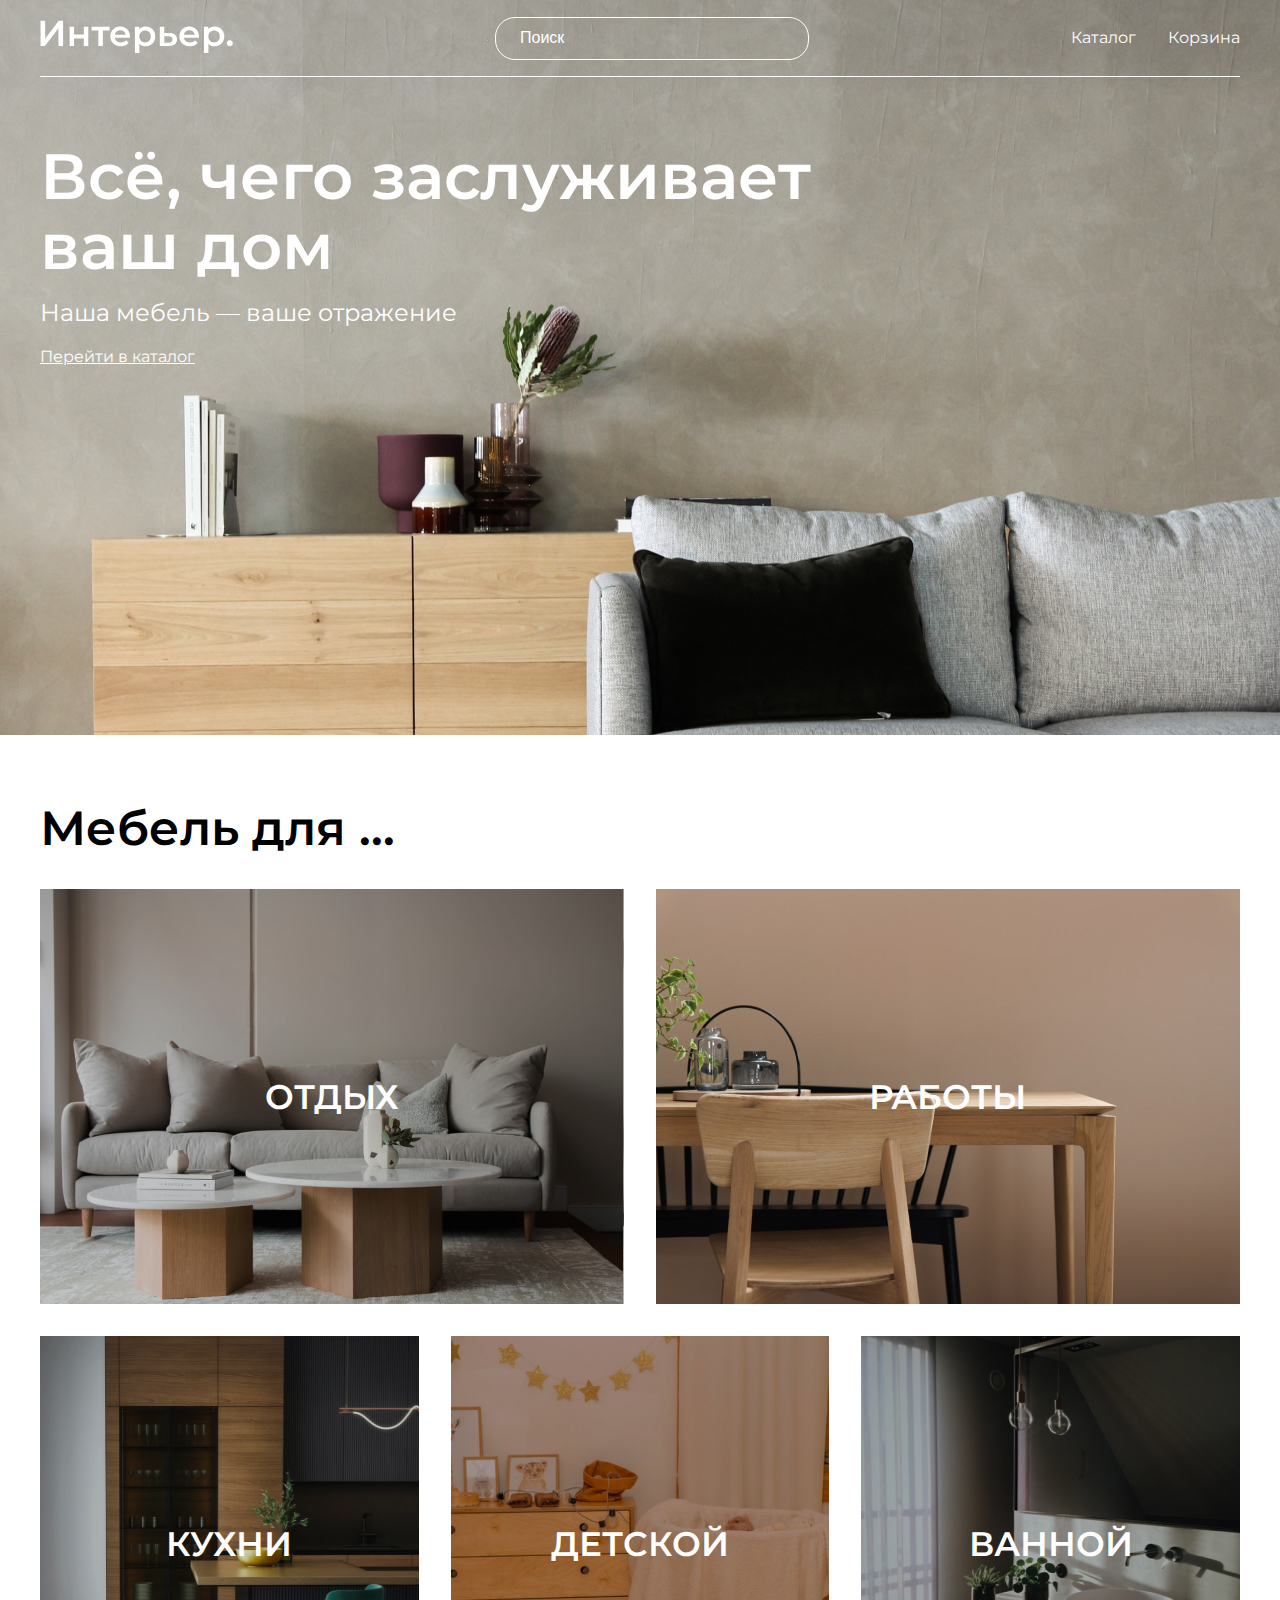
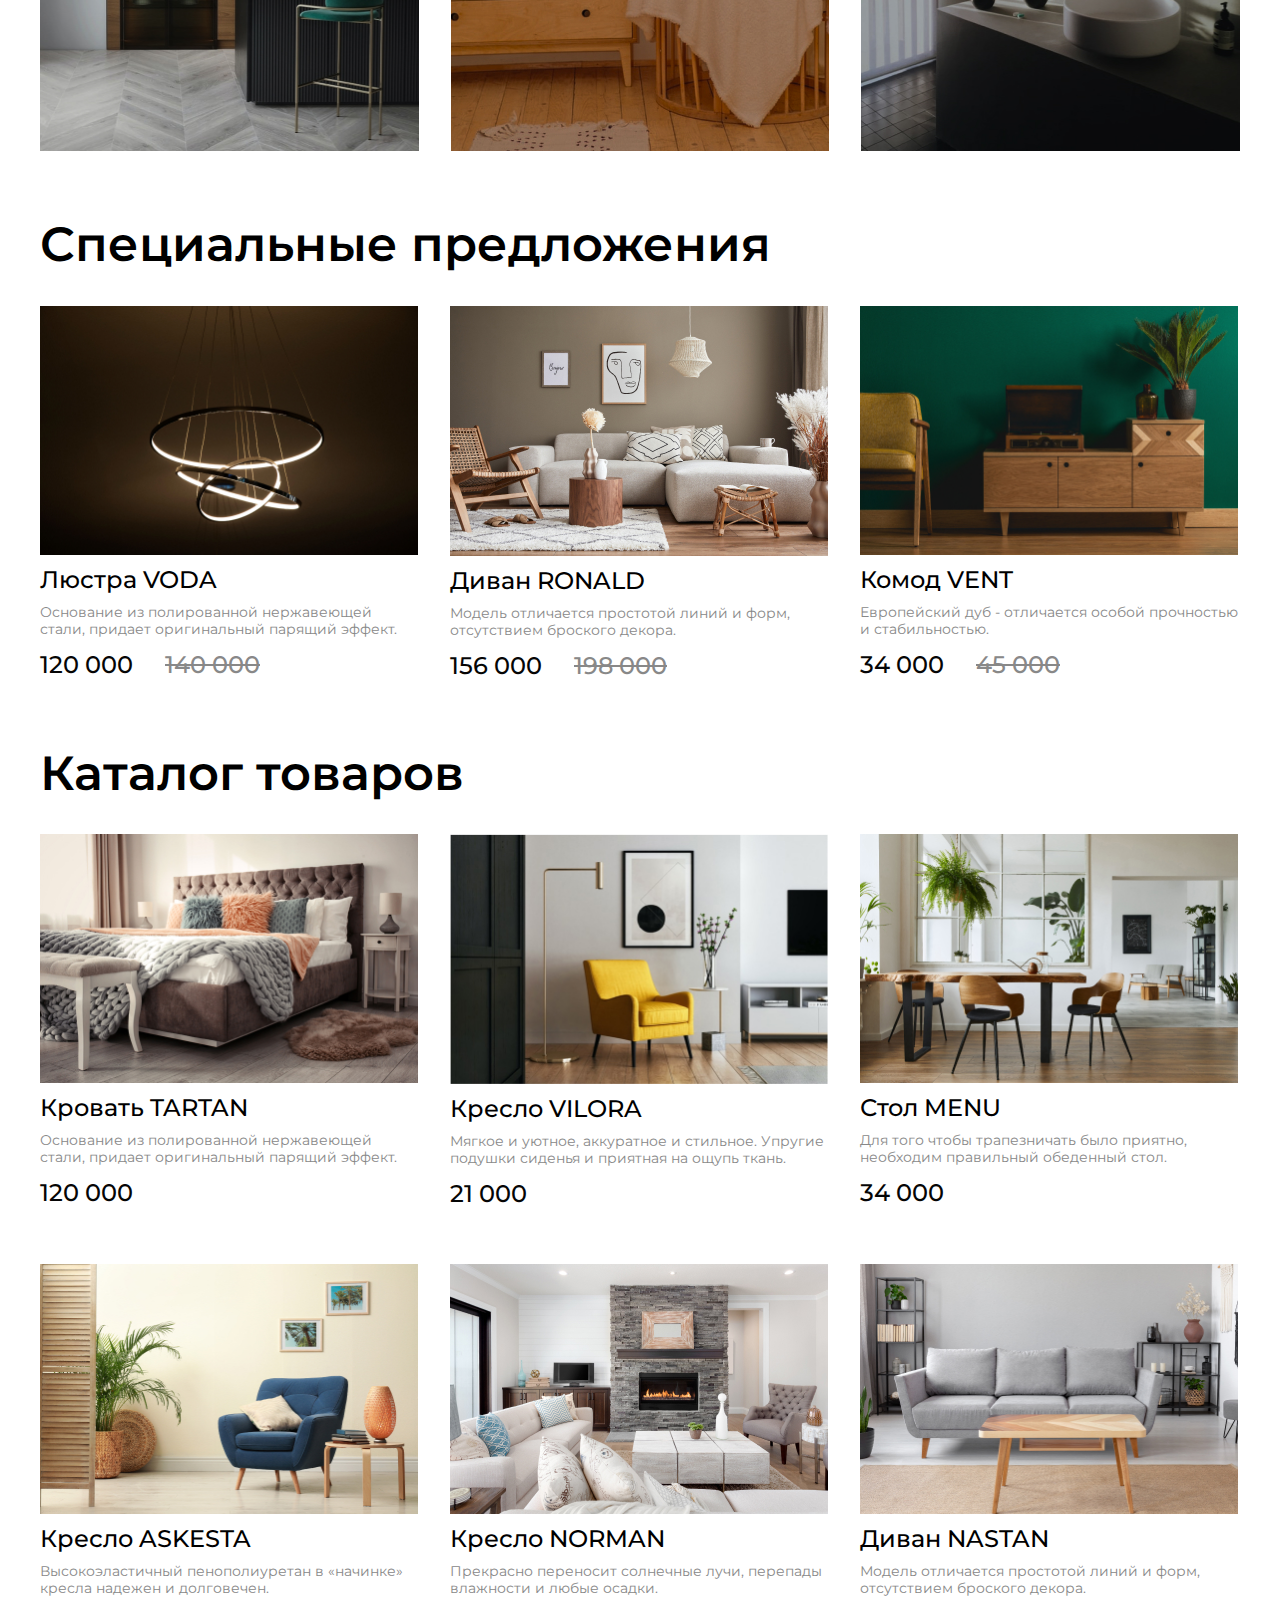
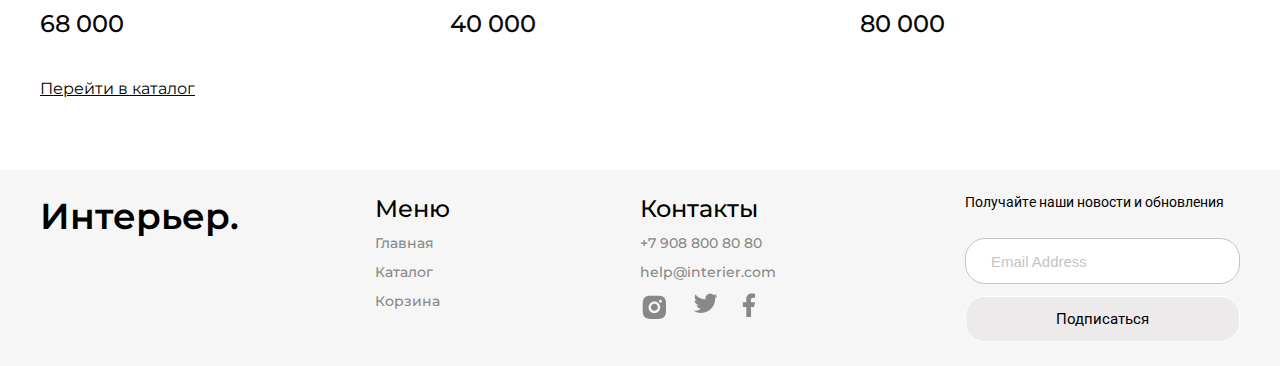
<file: index.html>
<!DOCTYPE html>
<html lang="en">

<head>
    <meta charset="UTF-8">
    <meta name="viewport" content="width=device-width, initial-scale=1.0">
    <link rel="stylesheet" href="style.css">
    <title>Document</title>
    <link rel="preconnect" href="https://fonts.googleapis.com">
    <link rel="preconnect" href="https://fonts.gstatic.com" crossorigin>
    <link rel="preconnect" href="https://fonts.googleapis.com">
    <link rel="preconnect" href="https://fonts.gstatic.com" crossorigin>
    <link rel="preconnect" href="https://fonts.googleapis.com">
    <link rel="preconnect" href="https://fonts.gstatic.com" crossorigin>
    <link
        href="https://fonts.googleapis.com/css2?family=Montserrat:wght@300;400;500;600;700&family=Roboto:wght@300&display=swap"
        rel="stylesheet">
</head>

<body>
    <div class="top center">
        <header class="header">
            <a class="logo" href="index.html"><img class="logo_img" src="img/logo.svg" alt="logo"></a>
            <input class="header_input" type="text" placeholder="Поиск">
            <nav class="top_nav_link">
                <a class="nav_link" href="catalog.html">Каталог</a>
                <a class="nav_link" href="#">Корзина</a>
            </nav>
            <div class="top_nav_mobil">
                <a href="#"><svg width="20" height="19" viewBox="0 0 20 19" fill="none"
                        xmlns="http://www.w3.org/2000/svg">
                        <g clip-path="url(#clip0_1_253)">
                            <path
                                d="M17.5069 16.0087L17.5069 16.0087C17.5897 16.0915 17.6881 16.1572 17.7963 16.2021C17.9046 16.2469 18.0206 16.27 18.1377 16.27C18.2549 16.27 18.3709 16.2469 18.4791 16.2021C18.5873 16.1572 18.6857 16.0915 18.7685 16.0087C18.8514 15.9258 18.9171 15.8275 18.9619 15.7192C19.0068 15.611 19.0298 15.495 19.0298 15.3779C19.0298 15.2607 19.0068 15.1447 18.9619 15.0365C18.9171 14.9282 18.8514 14.8299 18.7685 14.747L18.7685 14.747L15.4368 11.4161C16.4021 10.1351 16.8547 8.53858 16.7038 6.93955C16.5501 5.31066 15.7816 3.80151 14.5547 2.71913C13.3277 1.63674 11.7345 1.06244 10.0992 1.11304C8.46381 1.16365 6.90917 1.83536 5.7515 2.99153C4.59282 4.1485 3.91891 5.70376 3.86709 7.34035C3.81528 8.97695 4.38946 10.5717 5.47264 11.7997C6.55581 13.0276 8.06645 13.7963 9.69672 13.9492C11.2973 14.0992 12.8949 13.6446 14.1757 12.6767L17.5069 16.0087ZM13.5895 4.25378C14.0271 4.68428 14.3751 5.19715 14.6135 5.76281C14.8518 6.32848 14.9758 6.93574 14.9783 7.54956C14.9808 8.16339 14.8618 8.77164 14.628 9.33923C14.3943 9.90681 14.0505 10.4225 13.6164 10.8565C13.1824 11.2906 12.6667 11.6344 12.0991 11.8682C11.5315 12.1019 10.9233 12.221 10.3094 12.2185C9.6956 12.216 9.08834 12.092 8.52268 11.8536C7.95702 11.6152 7.44415 11.2672 7.01365 10.8297C6.15334 9.95522 5.67341 8.77625 5.6784 7.54956C5.6834 6.32288 6.17291 5.14786 7.04032 4.28045C7.90772 3.41304 9.08274 2.92353 10.3094 2.91854C11.5361 2.91354 12.7151 3.39347 13.5895 4.25378Z"
                                fill="white" stroke="white" stroke-width="0.2" />
                        </g>
                        <defs>
                            <clipPath id="clip0_1_253">
                                <rect width="19" height="19" fill="white" transform="translate(0.800659)" />
                            </clipPath>
                        </defs>
                    </svg>
                </a>
                <a href="catalog.html"><svg width="20" height="21" viewBox="0 0 20 21" fill="none"
                        xmlns="http://www.w3.org/2000/svg">
                        <rect x="0.800659" y="0.899902" width="4.57143" height="4.57143" fill="white" />
                        <rect x="0.800659" y="8.21411" width="4.57143" height="4.57143" fill="white" />
                        <rect x="0.800659" y="15.5283" width="4.57143" height="4.57143" fill="white" />
                        <rect x="8.11414" y="8.21411" width="4.57143" height="4.57143" fill="white" />
                        <rect x="8.11414" y="15.5283" width="4.57143" height="4.57143" fill="white" />
                        <rect x="8.11414" y="0.899902" width="4.57143" height="4.57143" fill="white" />
                        <rect x="15.4286" y="8.21411" width="4.57143" height="4.57143" fill="white" />
                        <rect x="15.4286" y="15.5283" width="4.57143" height="4.57143" fill="white" />
                        <rect x="15.4286" y="0.899902" width="4.57143" height="4.57143" fill="white" />
                    </svg>
                </a>
                <a href="cart.html"><svg width="25" height="25" viewBox="0 0 25 25" fill="none"
                        xmlns="http://www.w3.org/2000/svg">
                        <path
                            d="M14.5834 20.8334C15.1359 20.8334 15.6658 20.6139 16.0565 20.2232C16.4473 19.8325 16.6667 19.3026 16.6667 18.7501C16.6667 18.1975 16.4473 17.6676 16.0565 17.2769C15.6658 16.8862 15.1359 16.6667 14.5834 16.6667C14.0309 16.6667 13.501 16.8862 13.1103 17.2769C12.7196 17.6676 12.5001 18.1975 12.5001 18.7501C12.5001 19.3026 12.7196 19.8325 13.1103 20.2232C13.501 20.6139 14.0309 20.8334 14.5834 20.8334ZM7.29174 20.8334C7.84428 20.8334 8.37418 20.6139 8.76488 20.2232C9.15558 19.8325 9.37508 19.3026 9.37508 18.7501C9.37508 18.1975 9.15558 17.6676 8.76488 17.2769C8.37418 16.8862 7.84428 16.6667 7.29174 16.6667C6.73921 16.6667 6.20931 16.8862 5.81861 17.2769C5.4279 17.6676 5.20841 18.1975 5.20841 18.7501C5.20841 19.3026 5.4279 19.8325 5.81861 20.2232C6.20931 20.6139 6.73921 20.8334 7.29174 20.8334ZM20.873 6.16987C21.133 6.16149 21.3796 6.05229 21.5606 5.86538C21.7416 5.67846 21.8428 5.42849 21.8428 5.16831C21.8428 4.90814 21.7416 4.65816 21.5606 4.47125C21.3796 4.28433 21.133 4.17514 20.873 4.16675H19.674C18.7345 4.16675 17.922 4.81883 17.7178 5.7355L16.4126 11.6126C16.2084 12.5292 15.3959 13.1813 14.4563 13.1813H6.63133L5.12924 7.17091H14.8636C15.1212 7.15916 15.3644 7.04856 15.5425 6.86211C15.7206 6.67567 15.82 6.42773 15.82 6.16987C15.82 5.91201 15.7206 5.66408 15.5425 5.47763C15.3644 5.29119 15.1212 5.18059 14.8636 5.16883H5.12924C4.82473 5.16874 4.5242 5.23808 4.25051 5.37157C3.97682 5.50507 3.73716 5.69921 3.54976 5.93923C3.36236 6.17925 3.23215 6.45884 3.16903 6.75674C3.10591 7.05464 3.11154 7.36302 3.1855 7.65841L4.68758 13.6667C4.79586 14.1003 5.046 14.4852 5.39821 14.7602C5.75042 15.0352 6.18447 15.1845 6.63133 15.1845H14.4563C15.368 15.1846 16.2524 14.8738 16.9636 14.3033C17.6748 13.7329 18.1701 12.9369 18.3678 12.047L19.674 6.16987H20.873Z"
                            fill="white" />
                    </svg>
                </a>
            </div>
        </header>
        <section class="top_content">
            <h1 class="top_title">Всё, чего заслуживает ваш дом</h1>
            <p class="top_moto">Наша мебель — ваше отражение</p>
            <a class="top_link_catalog" href="catalog.html">Перейти в каталог</a>
        </section>
    </div>
    <div class="center">
        <section>
            <div class="for_box">
                <h2 class="for_hearding">Мебель для ... </h2>
                <div class="for">
                    <div class="for_item for_item_1 for_item_big">
                        ОТДЫХ
                    </div>
                    <div class="for_item for_item_2 for_item_big">
                        РАБОТЫ
                    </div>
                    <div class="for_item for_item_3">
                        КУХНИ
                    </div>
                    <div class="for_item for_item_4">
                        ДЕТСКОЙ
                    </div>
                    <div class="for_item for_item_5">
                        ВАННОЙ
                    </div>
                </div>
            </div>
        </section>
        <section class="product_box_special">
            <h2 class="product_special_offer">Специальные предложения</h2>
            <div class="product_content">
                <div class="products">
                    <img src="img/product_voda.jpg" alt="product_voda">
                    <h3 class="products_name">Люстра VODA</h3>
                    <p class="products_text">Основание из полированной нержавеющей стали, придает оригинальный парящий
                        эффект.
                    </p>
                    <div class="price_box">
                        <p class="price">120 000</p>
                        <p class="price_old">140 000</p>
                    </div>
                </div>
                <div class="products">
                    <img src="img/product_ronald.jpg" alt="product_ronald">
                    <h3 class="products_name">Диван RONALD</h3>
                    <p class="products_text">Модель отличается простотой линий и форм, отсутствием броского декора.</p>
                    <div class="price_box">
                        <p class="price">156 000</p>
                        <p class="price_old">198 000</p>
                    </div>
                </div>
                <div class="products">
                    <img src="img/product_vent.jpg" alt="product_vent">
                    <h3 class="products_name">Комод VENT</h3>
                    <p class="products_text">Европейский дуб - отличается особой прочностью и стабильностью.</p>
                    <div class="price_box">
                        <p class="price">34 000</p>
                        <p class="price_old">45 000</p>
                    </div>
                </div>
            </div>
        </section>
        <section class="product_box_catalog">
            <h2 class="catalog_products">Каталог товаров</h2>
            <div class="product_content">
                <div class="products">
                    <img src="img/product_tatran.jpg" alt="tartan">
                    <h3 class="products_name">Кровать TARTAN</h3>
                    <p class="products_text">Основание из полированной нержавеющей стали, придает оригинальный парящий
                        эффект.
                    </p>
                    <p class="price">120 000</p>
                </div>
                <div class="products">
                    <img src="img/product1.jpg" alt="vilora">
                    <h3 class="products_name">Кресло VILORA</h3>
                    <p class="products_text">Мягкое и уютное, аккуратное и стильное. Упругие подушки сиденья и приятная
                        на
                        ощупь
                        ткань.</p>
                    <p class="price">21 000</p>
                </div>
                <div class="products">
                    <img src="img/product_menu.jpg" alt="menu">
                    <h3 class="products_name">Стол MENU</h3>
                    <p class="products_text">Для того чтобы трапезничать было приятно, необходим правильный обеденный
                        стол.
                    </p>
                    <p class="price">34 000</p>
                </div>
                <div class="products">
                    <img src="img/product_askesta.jpg" alt="askesta">
                    <h3 class="products_name">Кресло ASKESTA</h3>
                    <p class="products_text">Высокоэластичный пенополиуретан в «начинке» кресла надежен и долговечен.
                    </p>
                    <p class="price">68 000</p>
                </div>
                <div class="products">
                    <img src="img/product_norman.jpg" alt="norman">
                    <h3 class="products_name">Кресло NORMAN</h3>
                    <p class="products_text">Прекрасно переносит солнечные лучи, перепады влажности и любые осадки.</p>
                    <p class="price">40 000</p>
                </div>
                <div class="products">
                    <img src="img/product_nastan.jpg" alt="nastan">
                    <h3 class="products_name">Диван NASTAN</h3>
                    <p class="products_text">Модель отличается простотой линий и форм, отсутствием броского декора.</p>
                    <p class="price">80 000</p>
                </div>
            </div>
        </section>
        <section class="link_catalog">
            <a href="#">Перейти в каталог</a>
        </section>
    </div>
    <footer class="center footer">

        <div class="footer_box">

            <div class="footer_logo">
                <a href="index.html">Интерьер.</a>
            </div>
            <div class="footer_content">
                <div class="footer_info">
                    <div class="footer_nav">
                        <h4 class="footer-header">Меню</h4>
                        <a href="index.html" class="footer-link">Главная</a>
                        <a href="catalog.html" class="footer-link">Каталог</a>
                        <a href="#" class="footer-link">Корзина</a>
                    </div>
                    <div class="footer_item">
                        <h4 class="footer-header">Контакты</h4>
                        <a href="#" class="footer-link">+7 908 800 80 80</a>
                        <a href="#" class="footer-link">help@interier.com</a>
                        <div class="footer_social">
                            <a href="#"><img src="img/inst.svg" alt="inst"></a>
                            <a href="#"><img src="img/twitter.svg" alt="twitter"></a>
                            <a href="#"><img src="img/facebook.svg" alt="facebook"></a>
                        </div>
                    </div>
                </div>

                <form class="footer_form" action="#">
                    <p class="footer-invitation">Получайтe наши новости и обновления</p>
                    <input type="email" class="input-email" placeholder="Email Address">
                    <button class="button-subscribe">Подписаться</button>
                </form>

            </div>
        </div>


    </footer>
</body>

</html>
</file>
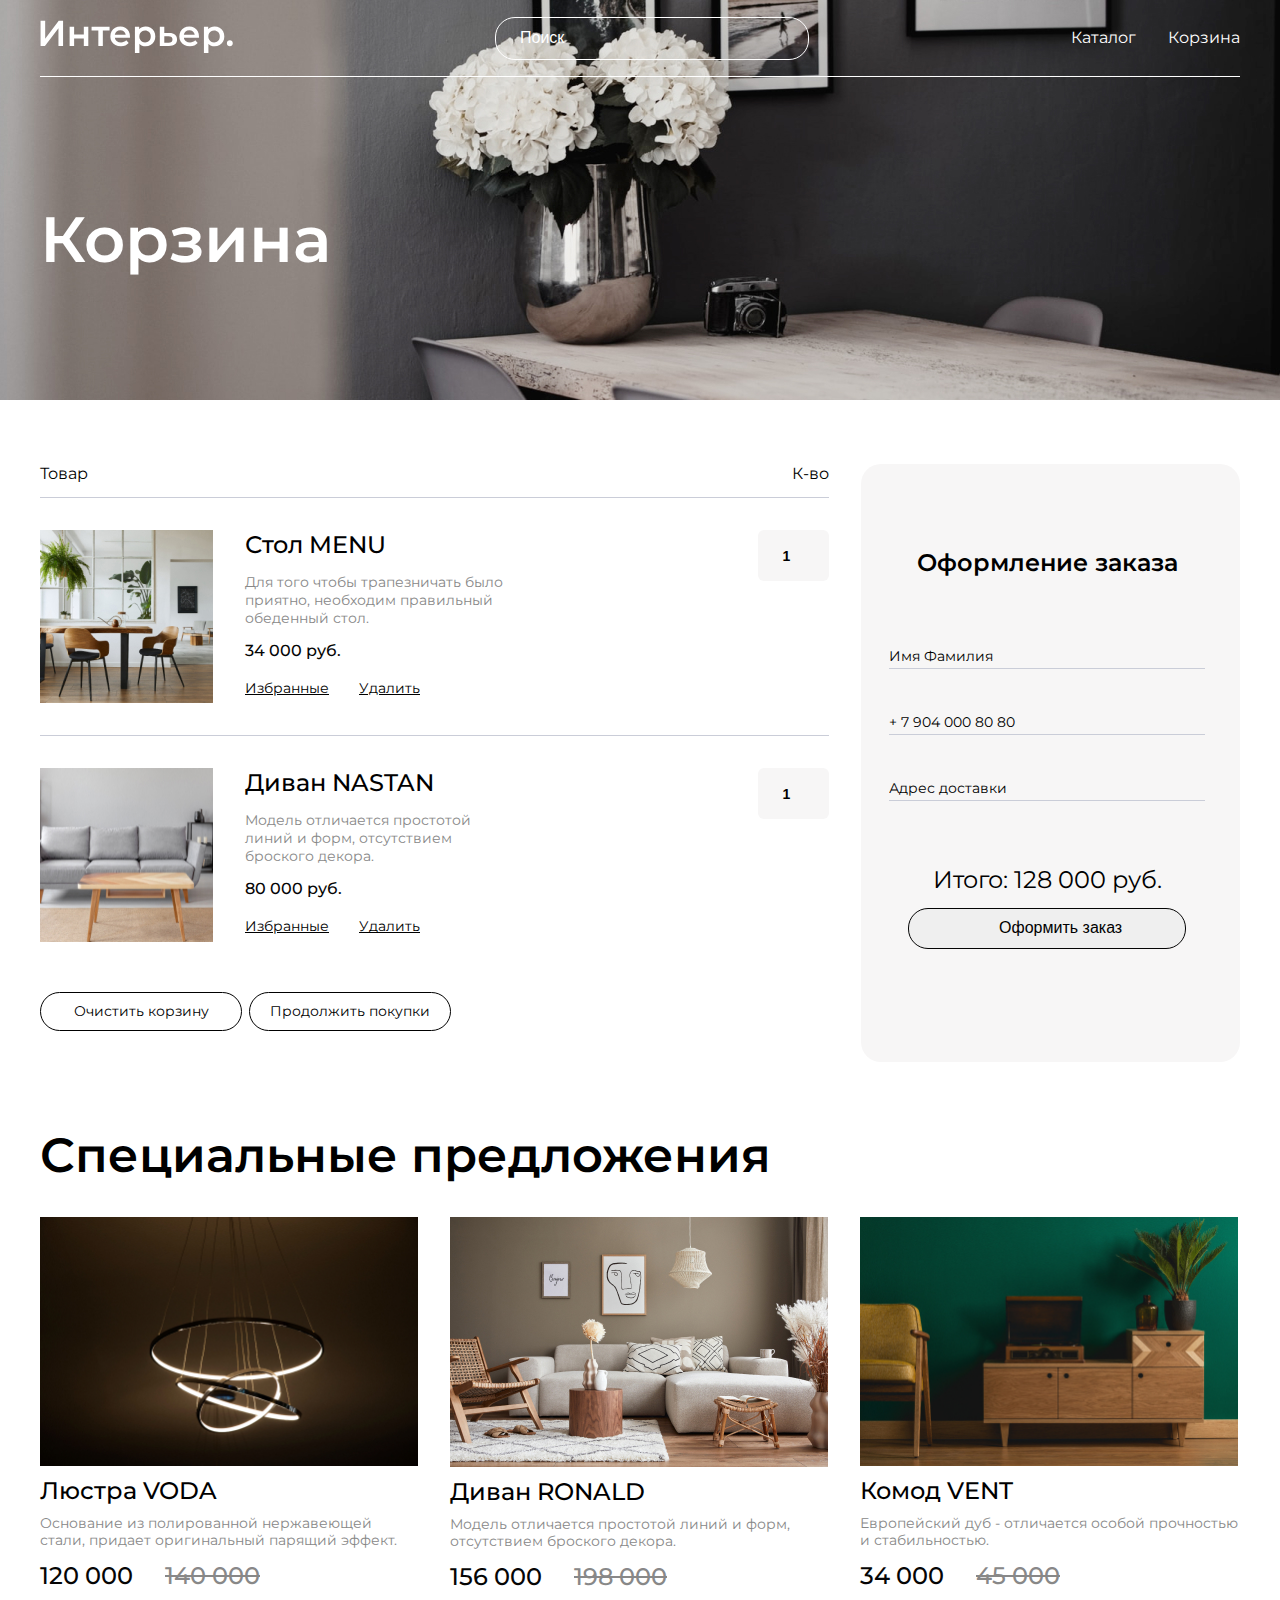
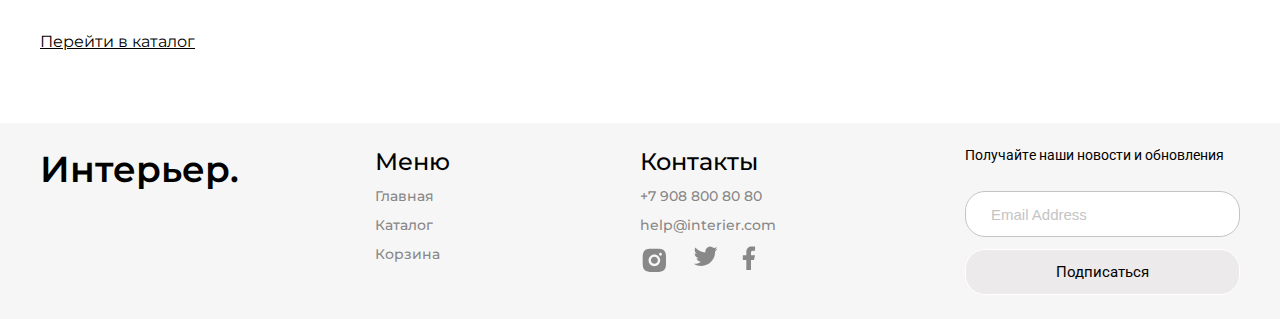
<file: cart.html>
<!DOCTYPE html>
<html lang="en">

<head>
    <meta charset="UTF-8">
    <meta name="viewport" content="width=device-width, initial-scale=1.0">
    <link rel="stylesheet" href="style.css">
    <title>Document</title>
    <link rel="preconnect" href="https://fonts.googleapis.com">
    <link rel="preconnect" href="https://fonts.gstatic.com" crossorigin>
    <link rel="preconnect" href="https://fonts.googleapis.com">
    <link rel="preconnect" href="https://fonts.gstatic.com" crossorigin>

    <link rel="preconnect" href="https://fonts.googleapis.com">
    <link rel="preconnect" href="https://fonts.gstatic.com" crossorigin>
    <link rel="preconnect" href="https://fonts.googleapis.com">
    <link rel="preconnect" href="https://fonts.gstatic.com" crossorigin>
    <link
        href="https://fonts.googleapis.com/css2?family=Montserrat:wght@300;400;500;600;700&family=Roboto:wght@300&display=swap"
        rel="stylesheet">
</head>

<body>
    <div class="top_cart center">
        <header class="header">
            <a href="index.html"><img src="img/logo.svg" alt="logo"></a>
            <input class="header_input" type="text" placeholder="Поиск">
            <nav class="top_nav_link">
                <a class="nav_link" href="catalog.html">Каталог</a>
                <a class="nav_link" href="#">Корзина</a>
            </nav>
        </header>
        <h1 class="top_title_cart">Корзина</h1>
    </div>

    <div class="cart center">
        <div class="cart_content">
            <div class="cart_name_box">
                <p>Товар</p>
                <p>К-во</p>
            </div>
            <div class="cart_item">
                <div class="cart_left">
                    <img src="img/cart_table.jpg" alt="">
                    <div class="cart_info">
                        <p class="cart_info_title">Стол MENU</p>
                        <p class="cart_info_text">Для того чтобы трапезничать было приятно, необходим правильный
                            обеденный стол.</p>
                        <p class="cart_info_price">34 000 руб.</p>
                        <div class="cart_links_box">
                            <a class="cart_links_style" href="#">Избранные</a>
                            <a class="cart_links_style" href="#">Удалить</a>
                        </div>
                    </div>
                </div>
                <input class="cart_input_count" type="number" value="1" min="1">
            </div>
            <div class="cart_item">
                <div class="cart_left">
                    <img src="img/cart_sofa.jpg" alt="">
                    <div class="cart_info">
                        <p class="cart_info_title">Диван NASTAN</p>
                        <p class="cart_info_text">Модель отличается простотой линий и форм, отсутствием броского декора.
                        </p>
                        <p class="cart_info_price">80 000 руб.</p>
                        <div class="cart_links_box">
                            <a class="cart_links_style" href="#">Избранные</a>
                            <a class="cart_links_style" href="#">Удалить</a>
                        </div>
                    </div>
                </div>
                <input class="cart_input_count" type="number" value="1" min="1">
            </div>
            <div class="cart_item_buttons">
                <a href="#" class="cart_button_link">Очистить корзину</a>
                <a href="#" class="cart_button_link">Продолжить покупки</a>
            </div>
        </div>
        <div class="cart_form">
            <h3 class="cart_form_title">Оформление заказа</h3>
            <form class="cart_input_form" action="#">
                <input class="cart_input_box" name="" id="" placeholder="Имя Фамилия">
                <input class="cart_input_box" type="tel" name="" id="" placeholder="+ 7 904 000 80 80">
                <input class="cart_input_box" type="text" name="" id="" placeholder="Адрес доставки">
            </form>
            <div class="cart_form_button">
                <p>Итого: 128 000 руб.</p>
                <input type="submit" value="Оформить заказ">
            </div>
        </div>
    </div>



    <section class="product_box_special center">
        <h2 class="product_special_offer">Специальные предложения</h2>
        <div class="product_content">
            <div class="products">
                <img src="img/product_voda.jpg" alt="product_voda">
                <h3 class="products_name">Люстра VODA</h3>
                <p class="products_text">Основание из полированной нержавеющей стали, придает оригинальный парящий
                    эффект.
                </p>
                <div class="price_box">
                    <p class="price">120 000</p>
                    <p class="price_old">140 000</p>
                </div>
            </div>
            <div class="products">
                <img src="img/product_ronald.jpg" alt="product_ronald">
                <h3 class="products_name">Диван RONALD</h3>
                <p class="products_text">Модель отличается простотой линий и форм, отсутствием броского декора.</p>
                <div class="price_box">
                    <p class="price">156 000</p>
                    <p class="price_old">198 000</p>
                </div>
            </div>
            <div class="products">
                <img src="img/product_vent.jpg" alt="product_vent">
                <h3 class="products_name">Комод VENT</h3>
                <p class="products_text">Европейский дуб - отличается особой прочностью и стабильностью.</p>
                <div class="price_box">
                    <p class="price">34 000</p>
                    <p class="price_old">45 000</p>
                </div>
            </div>
        </div>
    </section>
    <section class="link_catalog center">
        <a href="#">Перейти в каталог</a>
    </section>
    <footer class="center footer">

        <div class="footer_box">

            <div class="footer_logo">
                <a href="index.html">Интерьер.</a>
            </div>
            <div class="footer_content">
                <div class="footer_info">
                    <div class="footer_nav">
                        <h4 class="footer-header">Меню</h4>
                        <a href="index.html" class="footer-link">Главная</a>
                        <a href="catalog.html" class="footer-link">Каталог</a>
                        <a href="#" class="footer-link">Корзина</a>
                    </div>
                    <div class="footer_item">
                        <h4 class="footer-header">Контакты</h4>
                        <a href="#" class="footer-link">+7 908 800 80 80</a>
                        <a href="#" class="footer-link">help@interier.com</a>
                        <div class="footer_social">
                            <a href="#"><img src="img/inst.svg" alt="inst"></a>
                            <a href="#"><img src="img/twitter.svg" alt="twitter"></a>
                            <a href="#"><img src="img/facebook.svg" alt="facebook"></a>
                        </div>
                    </div>
                </div>

                <form class="footer_form" action="#">
                    <p class="footer-invitation">Получайтe наши новости и обновления</p>
                    <input type="email" class="input-email" placeholder="Email Address">
                    <button class="button-subscribe">Подписаться</button>
                </form>

            </div>
        </div>


    </footer>
</body>

</html>
</file>
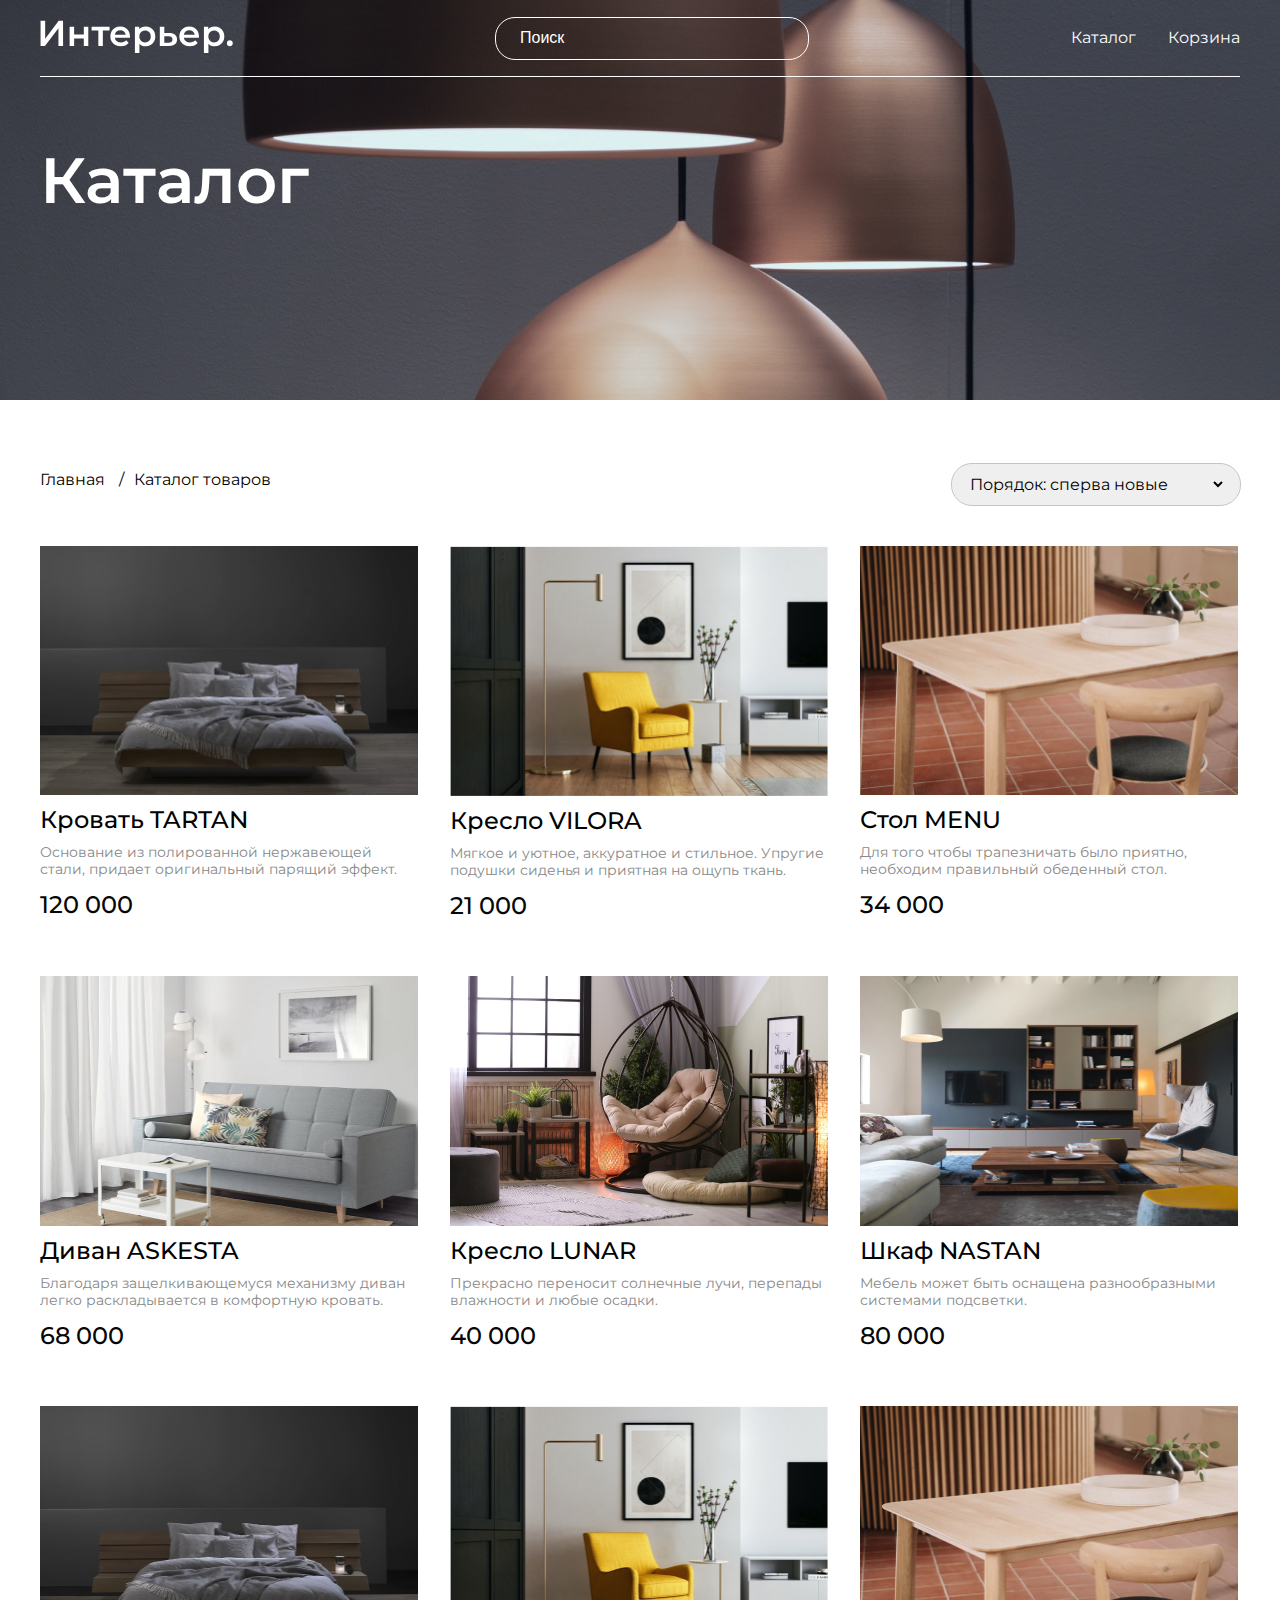
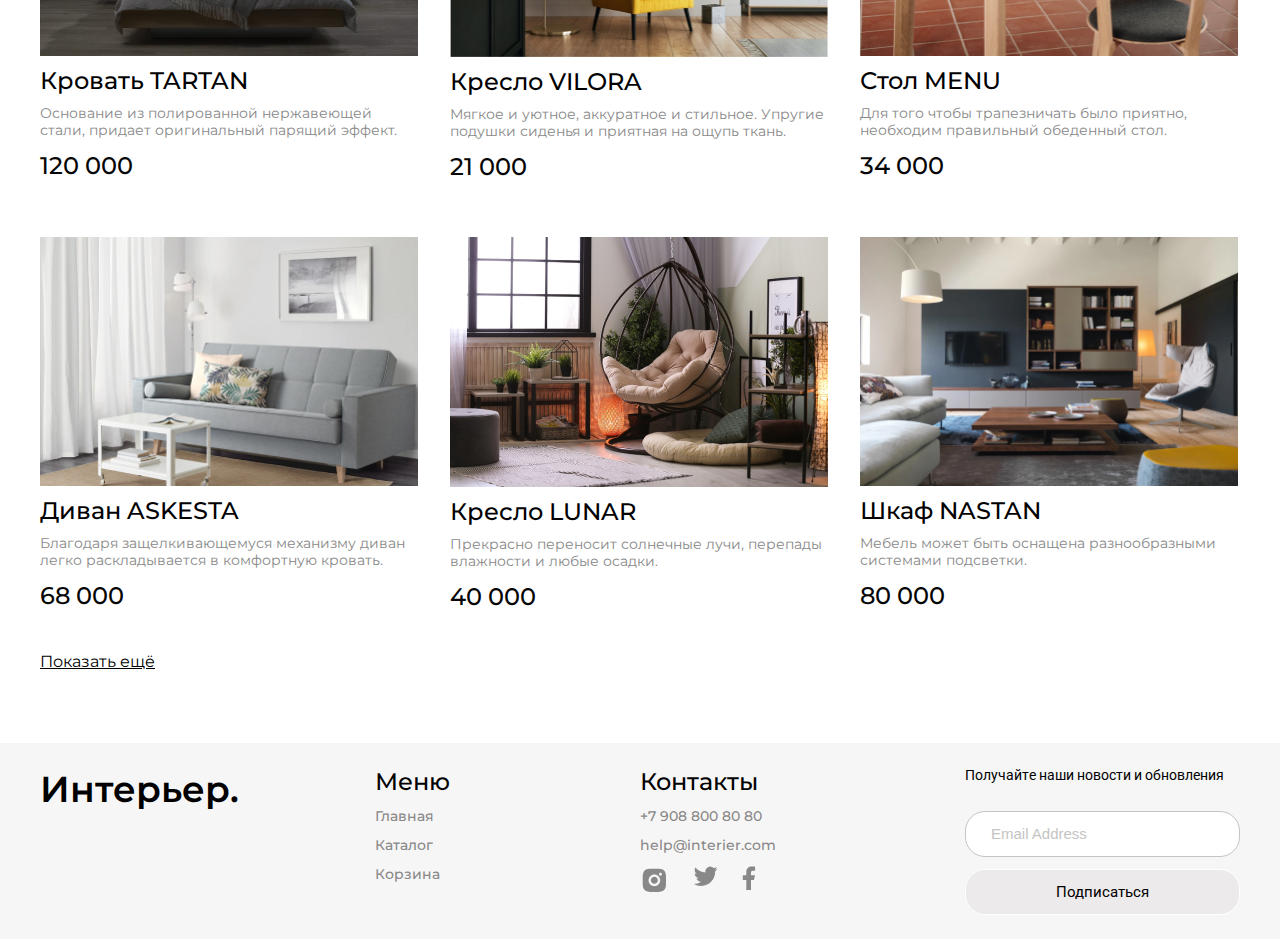
<file: catalog.html>
<!DOCTYPE html>
<html lang="en">

<head>
    <meta charset="UTF-8">
    <meta name="viewport" content="width=device-width, initial-scale=1.0">
    <link rel="stylesheet" href="style.css">
    <title>Document</title>
    <link rel="preconnect" href="https://fonts.googleapis.com">
    <link rel="preconnect" href="https://fonts.gstatic.com" crossorigin>
    <link rel="preconnect" href="https://fonts.googleapis.com">
    <link rel="preconnect" href="https://fonts.gstatic.com" crossorigin>
    <link rel="preconnect" href="https://fonts.googleapis.com">
    <link rel="preconnect" href="https://fonts.gstatic.com" crossorigin>
    <link
        href="https://fonts.googleapis.com/css2?family=Montserrat:wght@300;400;500;600;700&family=Roboto:wght@300&display=swap"
        rel="stylesheet">
</head>

<body>
    <div class="top_catalog center">
        <header class="header">
            <a href="index.html"><img src="img/logo.svg" alt="logo"></a>
            <input class="header_input" type="text" placeholder="Поиск">
            <nav class="top_nav_link">
                <a class="nav_link" href="catalog.html">Каталог</a>
                <a class="nav_link" href="cart.html">Корзина</a>
            </nav>
        </header>
        <section class="top_content_text">
            <h1 class="top_title_catalog">Каталог</h1>
        </section>
    </div>
    <section class="product_box_catalog center">
        <div class="catalog_box">
            <div class="link_catalog_header">
                <div class="link_catalog_slash">
                    <a class="link_catalog_style" href="index.html">Главная</a>
                </div>
                <div class="link_catalog_slash">
                    <a class="link_catalog_style" href="catalog.html">Каталог товаров</a>
                </div>
            </div>
            <div class="select">
                <select class="select_option">
                    <option value="1">Порядок: сперва новые</option>
                    <option value="2">Option 2</option>
                    <option value="3">Option 3</option>
                </select>
            </div>
        </div>
        <div class="product_content">
            <div class="products">
                <img src="img/tartan_v_catalog.jpg" alt="tartan">
                <h3 class="products_name">Кровать TARTAN</h3>
                <p class="products_text">Основание из полированной нержавеющей стали, придает оригинальный парящий
                    эффект.
                </p>
                <p class="price">120 000</p>
            </div>
            <div class="products">
                <img src="img/product1.jpg" alt="vilora">
                <h3 class="products_name">Кресло VILORA</h3>
                <p class="products_text">Мягкое и уютное, аккуратное и стильное. Упругие подушки сиденья и приятная на
                    ощупь
                    ткань.</p>
                <p class="price">21 000</p>
            </div>
            <div class="products">
                <img src="img/table_menu_v_cataloge.jpg" alt="menu">
                <h3 class="products_name">Стол MENU</h3>
                <p class="products_text">Для того чтобы трапезничать было приятно, необходим правильный обеденный
                    стол.
                </p>
                <p class="price">34 000</p>
            </div>
            <div class="products">
                <img src="img/sofa_askena_v_catalog.jpg" alt="askesta">
                <h3 class="products_name">Диван ASKESTA</h3>
                <p class="products_text">Благодаря защелкивающемуся механизму диван легко раскладывается в комфортную
                    кровать.</p>
                <p class="price">68 000</p>
            </div>
            <div class="products">
                <img src="img/product_lunar.jpg" alt="lunar">
                <h3 class="products_name">Кресло LUNAR</h3>
                <p class="products_text">Прекрасно переносит солнечные лучи, перепады влажности и любые осадки.</p>
                <p class="price">40 000</p>
            </div>
            <div class="products">
                <img src="img/closet_nastan_v_catalog.jpg" alt="nastan">
                <h3 class="products_name">Шкаф NASTAN</h3>
                <p class="products_text">Мебель может быть оснащена разнообразными системами подсветки.</p>
                <p class="price">80 000</p>
            </div>
            <div class="products">
                <img src="img/tartan_v_catalog.jpg" alt="tartan">
                <h3 class="products_name">Кровать TARTAN</h3>
                <p class="products_text">Основание из полированной нержавеющей стали, придает оригинальный парящий
                    эффект.
                </p>
                <p class="price">120 000</p>
            </div>
            <div class="products">
                <img src="img/product1.jpg" alt="vilora">
                <h3 class="products_name">Кресло VILORA</h3>
                <p class="products_text">Мягкое и уютное, аккуратное и стильное. Упругие подушки сиденья и приятная на
                    ощупь
                    ткань.</p>
                <p class="price">21 000</p>
            </div>
            <div class="products">
                <img src="img/table_menu_v_cataloge.jpg" alt="menu">
                <h3 class="products_name">Стол MENU</h3>
                <p class="products_text">Для того чтобы трапезничать было приятно, необходим правильный обеденный
                    стол.
                </p>
                <p class="price">34 000</p>
            </div>
            <div class="products">
                <img src="img/sofa_askena_v_catalog.jpg" alt="askesta">
                <h3 class="products_name">Диван ASKESTA</h3>
                <p class="products_text">Благодаря защелкивающемуся механизму диван легко раскладывается в комфортную
                    кровать.</p>
                <p class="price">68 000</p>
            </div>
            <div class="products">
                <img src="img/product_lunar.jpg" alt="lunar">
                <h3 class="products_name">Кресло LUNAR</h3>
                <p class="products_text">Прекрасно переносит солнечные лучи, перепады влажности и любые осадки.</p>
                <p class="price">40 000</p>
            </div>
            <div class="products">
                <img src="img/closet_nastan_v_catalog.jpg" alt="nastan">
                <h3 class="products_name">Шкаф NASTAN</h3>
                <p class="products_text">Мебель может быть оснащена разнообразными системами подсветки.</p>
                <p class="price">80 000</p>
            </div>
        </div>
    </section>
    <section class="show_more center">
        <a href="#">Показать ещё</a>
    </section>

    <footer class="center footer">

        <div class="footer_box">
            <div class="footer_logo">
                <a href="index.html">Интерьер.</a>
            </div>
            <div class="footer_content">
                <div class="footer_info">
                    <div class="footer_nav">
                        <h4 class="footer-header">Меню</h4>
                        <a href="index.html" class="footer-link">Главная</a>
                        <a href="catalog.html" class="footer-link">Каталог</a>
                        <a href="#" class="footer-link">Корзина</a>
                    </div>
                    <div class="footer_item">
                        <h4 class="footer-header">Контакты</h4>
                        <a href="#" class="footer-link">+7 908 800 80 80</a>
                        <a href="#" class="footer-link">help@interier.com</a>
                        <div class="footer_social">
                            <a href="#"><img src="img/inst.svg" alt="inst"></a>
                            <a href="#"><img src="img/twitter.svg" alt="twitter"></a>
                            <a href="#"><img src="img/facebook.svg" alt="facebook"></a>
                        </div>
                    </div>
                </div>

                <form class="footer_form" action="#">
                    <p class="footer-invitation">Получайтe наши новости и обновления</p>
                    <input type="email" class="input-email" placeholder="Email Address">
                    <button class="button-subscribe">Подписаться</button>
                </form>

            </div>
        </div>


    </footer>
</body>

</html>
</file>
<file: style.css>
* {
  margin: 0;
  padding: 0;
}

body {
  font-family: "Montserrat", sans-serif;
}

a {
  text-decoration-line: none;
}

.top {
  height: 735px;
  background-image: url(img/header_background.jpg);
  background-repeat: no-repeat;
  background-position: center;
  background-size: cover;
}

.top_catalog {
  height: 400px;
  background-image: url(img/header_backrgound_catalog.jpg);
  background-repeat: no-repeat;
  background-position: center;
  background-size: cover;
}

.select_option {
  border-radius: 20px;
  color: #000;
  font-size: 16px;
  font-family: Montserrat;
  font-style: normal;
  font-weight: 400;
  line-height: normal;
  width: 288px;
  height: 41px;
  padding-left: 14px;
  /* border: 1px solid #C4C4C4; */
  border: 0;
  outline: 1px solid #C4C4C4;
  border-right: 14px solid transparent;
}

.center {
  padding-left: calc(50% - 600px);
  padding-right: calc(50% - 600px);
}

.header {
  height: 76px;
  display: flex;
  justify-content: space-between;
  align-items: center;
  flex-direction: row;
  flex-wrap: wrap;
  border-bottom: 0.5px solid #FFF;
  align-content: center;
}

.nav_link {
  font-size: 16px;
  line-height: 20px;
  color: #FFF;
}

.header_input {
  width: 288px;
  height: 41px;
  border-radius: 20px;
  border: 1px solid #FFF;
  background-color: transparent;
  padding-left: 24px;
}

.header_input::-moz-placeholder {
  color: #FFF;
  font-size: 16px;
}

.header_input::placeholder {
  color: #FFF;
  font-size: 16px;
}

.top_title {
  max-width: 792px;
  font-weight: 600;
  font-size: 64px;
  line-height: 70px;
  margin-top: 64px;
  margin-bottom: 16px;
  color: #FFF;
}

.top_title_catalog {
  color: #FFF;
  font-size: 64px;
  font-style: normal;
  font-weight: 600;
  line-height: 78px;
  margin-top: 64px;
}

.top_moto {
  font-size: 24px;
  line-height: 32px;
  margin-bottom: 16px;
  color: #FFF;
}

.top_link_catalog {
  font-size: 16px;
  line-height: 24px;
  color: #FFF;
  text-decoration-line: underline;
}

.top_nav_link {
  display: flex;
  gap: 32px;
}

.nav_link:hover {
  text-decoration: underline;
}

.top_nav_mobil {
  display: none;
}

.product_special_offer {
  font-weight: 600;
  font-size: 48px;
  line-height: 59px;
  color: #000000;
  padding-top: 64px;
  margin-bottom: 32px;
}

.for_box {
  padding-top: 64px;
}

.for_hearding {
  color: #000;
  font-size: 48px;
  font-style: normal;
  font-weight: 600;
  line-height: normal;
}

.for {
  display: grid;
  grid-template-columns: repeat(12, 2fr);
  gap: 32px;
  padding-top: 32px;
}

.for_item {
  display: flex;
  justify-content: center;
  align-items: center;
  height: 415px;
  grid-column: span 4;
  color: #FFF;
  text-align: center;
  font-size: 34px;
  font-style: normal;
  font-weight: 600;
  line-height: normal;
}

.for_item_big {
  grid-column: span 6;
}

.for_item_1 {
  background-image: url(img/for_rest.jpg);
}

.for_item_2 {
  background-image: url(img/for_job.jpg);
}

.for_item_3 {
  background-image: url(img/for_kitchen.jpg);
}

.for_item_4 {
  background-image: url(img/for_child.jpg);
}

.for_item_5 {
  background-image: url(img/for_bath.jpg);
}

.product_content {
  display: flex;
  -moz-column-gap: 32px;
       column-gap: 32px;
  row-gap: 56px;
  flex-wrap: wrap;
  margin-top: 32px;
}

.products {
  width: 378px;
  display: flex;
  flex-direction: column;
}

.products_name {
  font-weight: 500;
  font-size: 24px;
  line-height: 29px;
  color: #000000;
  margin-bottom: 10px;
  margin-top: 10px;
}

.products_text {
  font-size: 14px;
  line-height: 17px;
  color: #888888;
  margin-bottom: 12px;
}

.price_box {
  display: flex;
  gap: 32px;
}

.price {
  font-weight: 500;
  font-size: 24px;
  line-height: 29px;
  color: #050505;
}

.price_old {
  font-weight: 500;
  font-size: 24px;
  line-height: 29px;
  text-decoration-line: line-through;
  color: #888888;
}

.catalog_products {
  color: #000;
  text-align: left;
  font-size: 48px;
  font-family: Montserrat;
  font-weight: 600;
  margin-top: 64px;
  margin-bottom: 32px;
}

.catalog_box {
  display: flex;
  justify-content: space-between;
  padding-top: 64px;
  margin-bottom: 41px;
}

.link_catalog {
  margin-bottom: 69px;
  margin-top: 39px;
}

.link_catalog_header {
  display: flex;
  list-style-type: none;
}

.link_catalog_slash:not(:last-child)::after {
  content: "/";
  padding-left: 10px;
  padding-right: 10px;
}

.link_catalog_style {
  color: #000;
  font-size: 16px;
  font-family: Montserrat;
  font-style: normal;
  font-weight: 400;
  line-height: 32px;
}

.link_catalog a {
  color: #000;
  font-size: 16px;
  font-family: Montserrat;
  line-height: 24px;
  text-decoration-line: underline;
}

.show_more {
  margin-bottom: 69px;
  margin-top: 39px;
}

.show_more a {
  color: #000;
  font-size: 16px;
  font-style: normal;
  font-weight: 400;
  line-height: 24px;
  text-decoration-line: underline;
}

.footer {
  background: #F7F6F6;
  background-size: cover;
}

.footer_box {
  display: flex;
  justify-content: space-between;
  padding-top: 24px;
  padding-bottom: 24px;
  flex-wrap: wrap;
}

.footer_logo a {
  color: #000;
  font-size: 36px;
  font-style: normal;
  font-weight: 600;
  line-height: normal;
}

.footer_content {
  display: flex;
  gap: 189px;
  flex-wrap: wrap;
}

.footer_info {
  display: flex;
  justify-content: space-between;
  gap: 129px;
}

.footer_nav {
  display: flex;
  flex-direction: column;
  gap: 12px;
  width: 136px;
}

.footer-header {
  font-weight: 500;
  font-size: 24px;
  line-height: 29px;
  color: #000000;
}

.footer_item {
  display: flex;
  flex-direction: column;
  flex-wrap: nowrap;
  gap: 12px;
}

.footer_social {
  display: flex;
  flex-wrap: wrap;
  justify-content: flex-start;
  gap: 24px;
}

.footer-link {
  font-weight: 500;
  font-size: 14px;
  line-height: 17px;
  color: #888888;
  text-decoration: none;
}

.footer-link:hover {
  text-decoration: underline;
}

.footer_form {
  display: flex;
  flex-direction: column;
  align-items: stretch;
  gap: 12px;
}

.footer-invitation {
  margin-bottom: 16px;
  color: #000;
  font-size: 14px;
  font-family: "Roboto", sans-serif;
  font-style: normal;
  font-weight: 400;
  line-height: normal;
}

.input-email {
  width: 275px;
  height: 46px;
  background: #FFFFFF;
  border: 1px solid #C4C4C4;
  box-sizing: border-box;
  border-radius: 20px;
  font-style: normal;
  font-weight: normal;
  font-size: 15px;
  line-height: 18px;
  color: #C4C4C4;
  padding-left: 25px;
}

.input-email::-moz-placeholder {
  color: #C4C4C4;
  font-size: 15px;
}

.input-email::placeholder {
  color: #C4C4C4;
  font-size: 15px;
}

.button-subscribe {
  background: rgba(222, 215, 215, 0.41);
  border: 1px solid #FFFFFF;
  box-sizing: border-box;
  border-radius: 20px;
  width: 275px;
  height: 46px;
  font-size: 15px;
  line-height: 18px;
  color: #000000;
  font-family: "Roboto", sans-serif;
}

.top_cart {
  height: 400px;
  background-image: url(img/cart_background.jpg);
  background-repeat: no-repeat;
  background-size: cover;
  background-position: center;
}

.top_title_cart {
  color: #FFF;
  font-size: 64px;
  font-weight: 600;
  line-height: 70px;
  margin-top: 127px;
}

.cart {
  display: grid;
  grid-template-columns: repeat(12, 1fr);
  gap: 32px;
  margin-top: 64px;
}
.cart_content {
  grid-column: span 8;
}
.cart_name_box {
  display: flex;
  justify-content: space-between;
  padding-bottom: 14px;
}
.cart_item {
  border-top: 0.5px solid #CACDD8;
  padding-top: 32px;
  padding-bottom: 32px;
  display: flex;
  justify-content: space-between;
  align-items: flex-start;
}
.cart_left {
  display: flex;
  gap: 32px;
}
.cart_info {
  width: 276px;
  display: flex;
  flex-direction: column;
  gap: 14px;
}
.cart_info_title {
  color: #000;
  font-size: 24px;
  font-weight: 500;
  line-height: normal;
}
.cart_info_text {
  color: #888;
  font-size: 14px;
  font-weight: 400;
  line-height: normal;
}
.cart_info_price {
  color: #050505;
  font-size: 16px;
  font-weight: 500;
  line-height: normal;
}
.cart_input_count {
  border-radius: 6px;
  outline: none;
  border: none;
  padding-right: 16px;
  padding-left: 16px;
  box-sizing: border-box;
  background: #F7F6F6;
  width: 71px;
  height: 51px;
  color: var(--color-7, #000);
  text-align: center;
  font-size: 14px;
  font-style: normal;
  font-weight: 600;
  line-height: 210%;
}
.cart_item_buttons {
  display: flex;
  gap: 7px;
  padding-top: 18px;
}
.cart_button_link {
  width: 200px;
  height: 37px;
  display: block;
  border-radius: 50px;
  border: 1px solid #000;
  color: #000;
  font-size: 14px;
  font-weight: 400;
  line-height: normal;
  display: flex;
  align-items: center;
  justify-content: center;
}
.cart_button_link:hover {
  background: #000;
  color: #FFF;
}
.cart_form {
  border-radius: 20px;
  background: #F7F6F6;
  height: 556px;
  grid-column: span 4;
}
.cart_links_box {
  display: flex;
  justify-content: flex-start;
  gap: 30px;
}
.cart_links_style {
  color: #000;
  text-align: center;
  font-size: 14px;
  font-weight: 400;
  line-height: 210%;
  text-decoration-line: underline;
}
.cart_form_title {
  padding-top: 42px;
  padding-bottom: 35px;
  color: #000;
  text-align: center;
  font-size: 24px;
  font-style: normal;
  font-weight: 600;
  line-height: normal;
}
.cart_input_form {
  display: flex;
  gap: 44px;
  margin-top: 35px;
  flex-direction: column;
}
.cart_input_box {
  border: none;
  outline: none;
  border-bottom: 1px solid #CACDD8;
  background: transparent;
  padding-bottom: 3px;
  color: #000;
  font-family: "Montserrat", sans-serif;
  font-size: 14px;
  font-weight: 400;
  line-height: normal;
}
.cart_input_box::-moz-placeholder {
  color: #000000;
}
.cart_input_box::placeholder {
  color: #000000;
}
.cart_form {
  padding-top: 42px;
  padding-left: 28px;
  padding-right: 35px;
}
.cart_form_button {
  display: flex;
  flex-direction: column;
  align-items: center;
  gap: 14px;
  margin-top: 64px;
}
.cart_form_button p {
  color: #000;
  text-align: center;
  font-size: 24px;
  font-weight: 400;
  line-height: normal;
}
.cart_form_button input {
  border-radius: 20px;
  border: 1px solid #040404;
  padding: 10px 63px 11px 90px;
  color: #000;
  text-align: center;
  font-size: 16px;
  font-weight: 400;
  line-height: normal;
}
.cart_form_button input:hover {
  background: #000;
  color: #FFF;
}

@media (max-width: 1024px) {
  .center {
    padding-left: calc(50% - 393px);
    padding-right: calc(50% - 393px);
  }
  .for_item {
    height: 268px;
  }
  .product_content {
    -moz-column-gap: 29px;
         column-gap: 29px;
    row-gap: 39px;
  }
  .footer_logo {
    display: none;
  }
  .footer_content {
    gap: 132px;
  }
  .footer_info {
    gap: 110px;
  }
  .cart {
    grid-template-columns: repeat(8, 1fr);
    row-gap: 64px;
  }
}
@media (min-width: 768px) and (max-width: 833px) {
  .center {
    padding-left: 24px;
    padding-right: 24px;
  }
  .products {
    width: 345px;
  }
}
@media (max-width: 767px) {
  .center {
    padding-left: 16px;
    padding-right: 16px;
  }
  .header {
    padding-top: 32px;
  }
  .header_input {
    display: none;
  }
  .logo_img {
    font-size: 18px;
    line-height: normal;
  }
  .top_nav_link {
    display: none;
  }
  .top_nav_mobil {
    display: flex;
    gap: 32px;
    align-items: center;
  }
  .top_content {
    display: flex;
    flex-direction: column;
    gap: 16px;
  }
  .top_title {
    text-align: center;
    font-size: 48px;
    line-height: normal;
  }
  .top_moto {
    text-align: center;
    font-size: 16px;
  }
  .top_link_catalog {
    text-align: center;
    font-size: 14px;
  }
  .for {
    grid-template-columns: repeat(4, 1fr);
    gap: 16px;
  }
  .for_heading {
    font-size: 24px;
  }
  .for_item {
    font-size: 28px;
    height: 374px;
    grid-column: 1/-1;
  }
  .for_item_big {
    height: 244px;
  }
}/*# sourceMappingURL=style.css.map */
</file>
